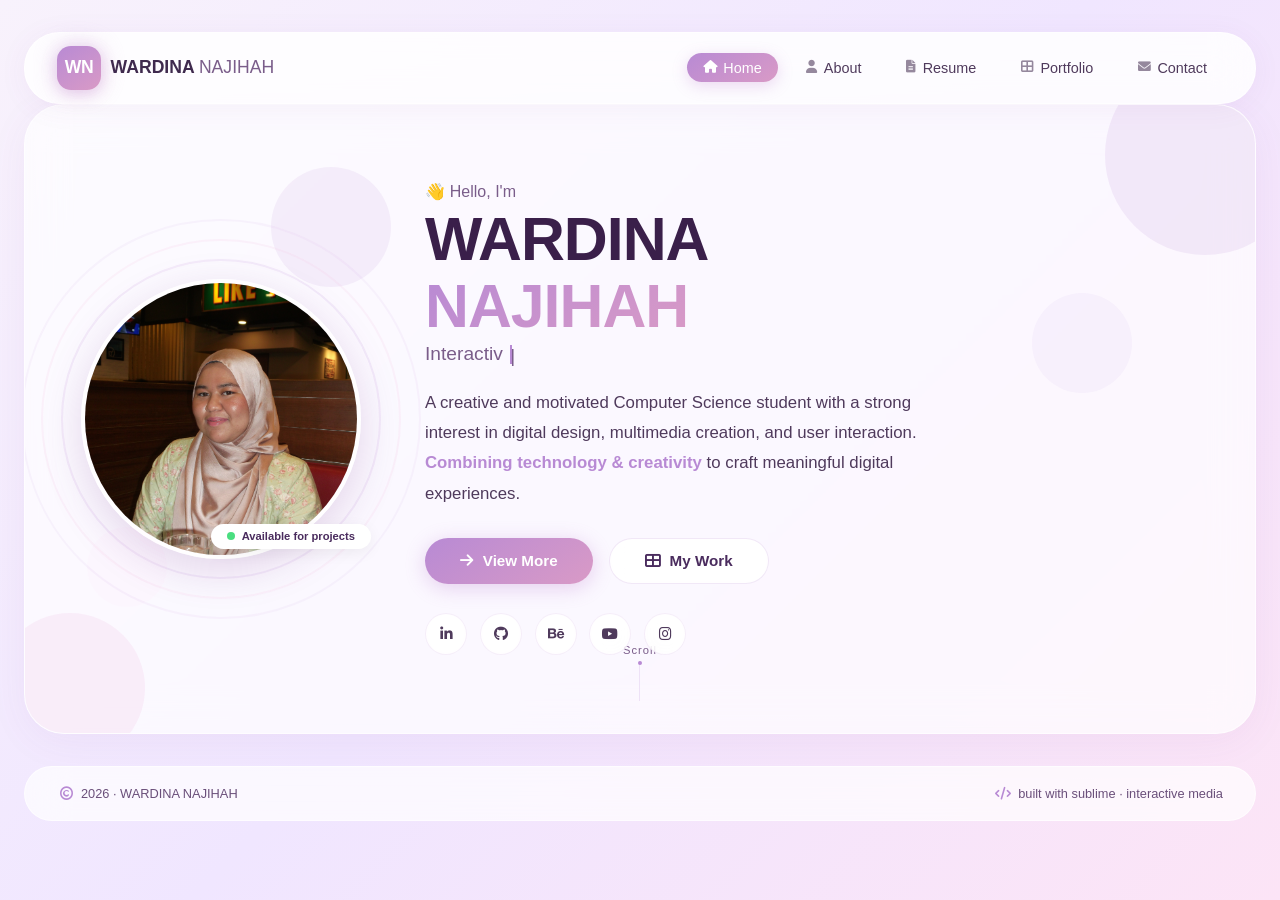
<file: index.html>
<!DOCTYPE html>
<html lang="en">
<head>
  <meta charset="UTF-8" />
  <meta name="viewport" content="width=device-width, initial-scale=1.0" />
  <title>WARDINA NAJIHAH · Home</title>
  <link rel="stylesheet" href="https://cdnjs.cloudflare.com/ajax/libs/font-awesome/6.0.0-beta3/css/all.min.css" />
  <link rel="stylesheet" href="style.css" />
</head>
<body>

<div class="portfolio-wrapper">

  <!-- ===== TOP NAV ===== -->
  <nav class="top-nav">
    <div class="logo-area">
      <div class="logo-icon">
        <span>WN</span>
        <div class="logo-glow"></div>
      </div>
      <div class="logo-text">WARDINA <span>NAJIHAH</span></div>
    </div>
    <div class="nav-links">
      <a href="index.html" class="active"><i class="fas fa-home"></i> Home</a>
      <a href="about.html"><i class="fas fa-user"></i> About</a>
      <a href="resume.html"><i class="fas fa-file-alt"></i> Resume</a>
      <a href="portfolio.html"><i class="fas fa-th-large"></i> Portfolio</a>
      <a href="contact.html"><i class="fas fa-envelope"></i> Contact</a>
    </div>
  </nav>

  <!-- ===== HERO SECTION ===== -->
  <section class="home-hero">
    <!-- Floating decorative elements -->
    <div class="floating-shapes">
      <div class="shape shape-1"></div>
      <div class="shape shape-2"></div>
      <div class="shape shape-3"></div>
      <div class="shape shape-4"></div>
      <div class="shape shape-5"></div>
    </div>

    <div class="hero-content">
      <div class="hero-image-wrapper">
        <div class="hero-image">
          <div class="profile-photo">
            <!-- ✅ FIXED: Use DIRECT image link -->
            <img src="image/DSCF4860.JPG" />
          </div>
        </div>
        <!-- Decorative rings -->
        <div class="ring ring-1"></div>
        <div class="ring ring-2"></div>
        <div class="ring ring-3"></div>
        <!-- Status badge -->
        <div class="status-badge">
          <span class="dot"></span> Available for projects
        </div>
      </div>

      <div class="hero-text">
        <div class="greeting">
          <span class="wave">👋</span> Hello, I'm
        </div>
        <h1>
          WARDINA <br />
          <span class="highlight">NAJIHAH</span>
        </h1>
        <div class="typing-wrapper">
          <span class="typing-text"></span>
          <span class="cursor">|</span>
        </div>
        <p class="hero-description">
          A creative and motivated Computer Science student with a strong interest in 
          digital design, multimedia creation, and user interaction. 
          <span class="highlight-text">Combining technology & creativity</span> 
          to craft meaningful digital experiences.
        </p>
        <div class="hero-buttons">
          <a href="about.html" class="btn-primary">
            <i class="fas fa-arrow-right"></i> View More
            <span class="btn-glow"></span>
          </a>
          <a href="portfolio.html" class="btn-secondary">
            <i class="fas fa-th-large"></i> My Work
          </a>
        </div>
        <div class="social-links">
          <a href="#" class="social-link"><i class="fab fa-linkedin-in"></i></a>
          <a href="#" class="social-link"><i class="fab fa-github"></i></a>
          <a href="#" class="social-link"><i class="fab fa-behance"></i></a>
          <a href="#" class="social-link"><i class="fab fa-youtube"></i></a>
          <a href="#" class="social-link"><i class="fab fa-instagram"></i></a>
        </div>
      </div>
    </div>

    <!-- Scroll indicator -->
    <div class="scroll-indicator">
      <span>Scroll</span>
      <div class="scroll-line">
        <div class="scroll-dot"></div>
      </div>
    </div>
  </section>

  <!-- ===== FOOTER ===== -->
  <footer class="footer-compartment">
    <span><i class="far fa-copyright"></i> 2026 · WARDINA NAJIHAH</span>
    <span><i class="fas fa-code"></i> built with sublime · interactive media</span>
  </footer>

</div>

<script src="script.js"></script>
</body>
</html>
</file>
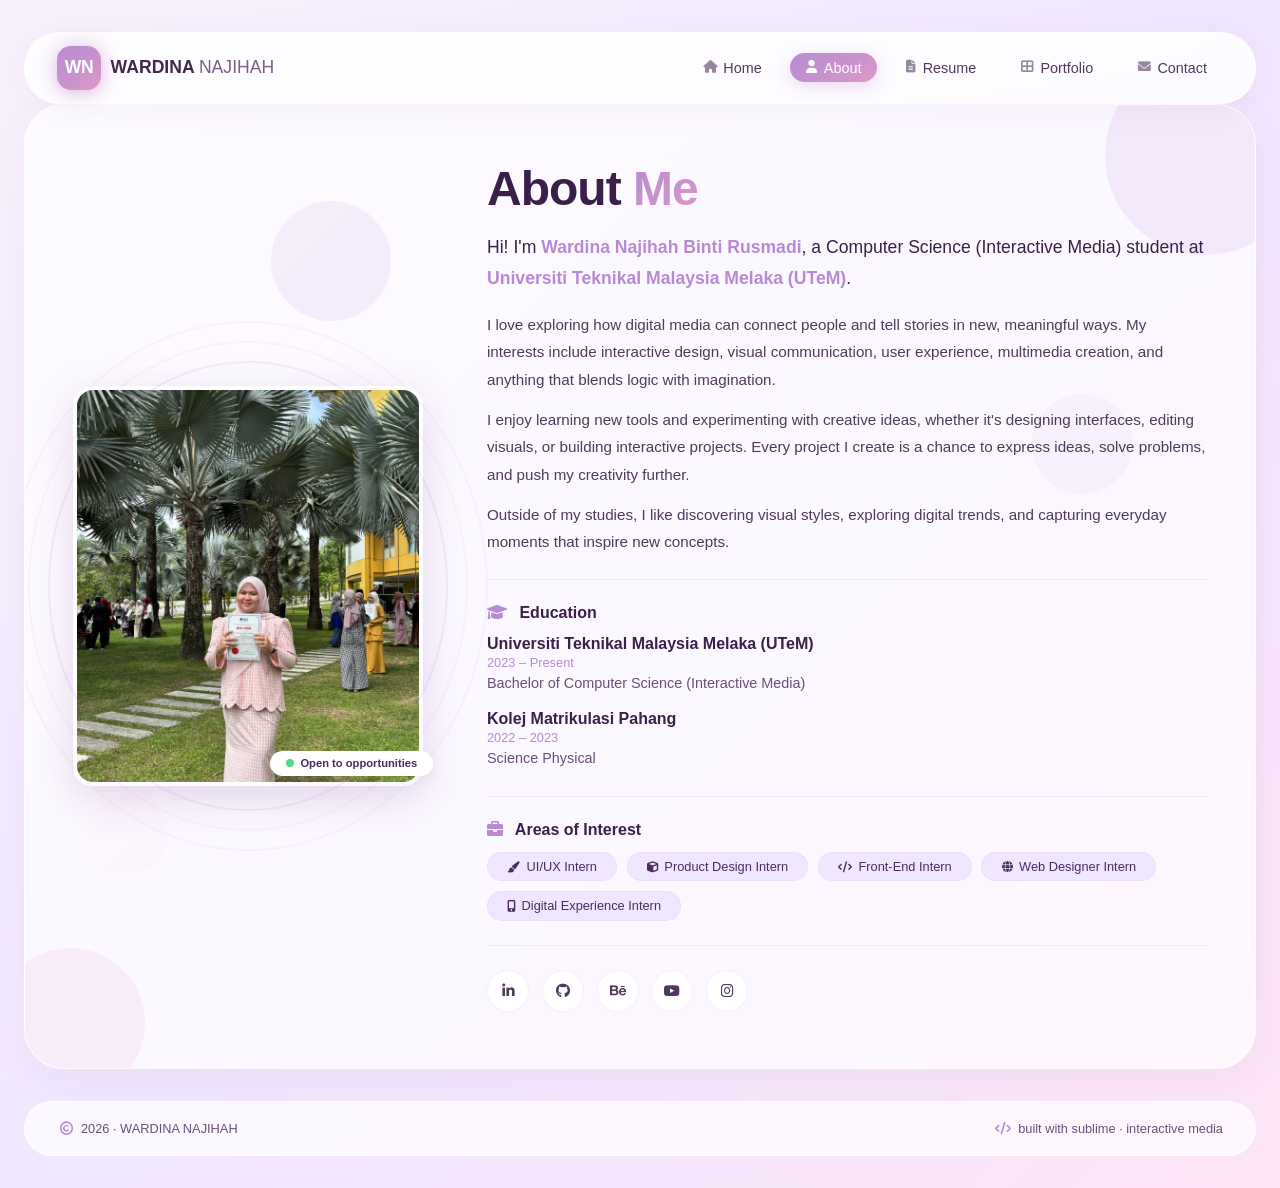
<file: about.html>
<!DOCTYPE html>
<html lang="en">
<head>
  <meta charset="UTF-8" />
  <meta name="viewport" content="width=device-width, initial-scale=1.0" />
  <title>WARDINA NAJIHAH · About</title>
  <link rel="stylesheet" href="https://cdnjs.cloudflare.com/ajax/libs/font-awesome/6.0.0-beta3/css/all.min.css" />
  <link rel="stylesheet" href="style.css" />
</head>
<body>

<div class="portfolio-wrapper">
  <!-- ===== TOP NAV ===== -->
  <nav class="top-nav">
    <div class="logo-area">
      <div class="logo-icon">
        <span>WN</span>
        <div class="logo-glow"></div>
      </div>
      <div class="logo-text">WARDINA <span>NAJIHAH</span></div>
    </div>
    <div class="nav-links">
      <a href="index.html"><i class="fas fa-home"></i> Home</a>
      <a href="about.html" class="active"><i class="fas fa-user"></i> About</a>
      <a href="resume.html"><i class="fas fa-file-alt"></i> Resume</a>
      <a href="portfolio.html"><i class="fas fa-th-large"></i> Portfolio</a>
      <a href="contact.html"><i class="fas fa-envelope"></i> Contact</a>
    </div>
  </nav>

  <!-- ===== ABOUT SECTION ===== -->
  <section class="about-page">
    <!-- Floating decorative elements -->
    <div class="floating-shapes">
      <div class="shape shape-1"></div>
      <div class="shape shape-2"></div>
      <div class="shape shape-3"></div>
      <div class="shape shape-4"></div>
      <div class="shape shape-5"></div>
    </div>

    <div class="about-content">
      <!-- Left: Profile Image (SQUARE) -->
      <div class="about-image-wrapper">
        <div class="about-image">
          <div class="about-photo-square">
            <img src="image/dekan.jpg" />
          </div>
        </div>
        <!-- Decorative rings -->
        <div class="ring ring-1"></div>
        <div class="ring ring-2"></div>
        <div class="ring ring-3"></div>
        <!-- Status badge -->
        <div class="status-badge">
          <span class="dot"></span> Open to opportunities
        </div>
      </div>

      <!-- Right: About Text -->
      <div class="about-text">
        <h1>About <span>Me</span></h1>
        <p class="about-intro">
          Hi! I'm <strong>Wardina Najihah Binti Rusmadi</strong>, a Computer Science (Interactive Media) student at 
          <strong>Universiti Teknikal Malaysia Melaka (UTeM)</strong>.
        </p>
        <p>
          I love exploring how digital media can connect people and tell stories in new, meaningful ways. 
          My interests include interactive design, visual communication, user experience, multimedia creation, 
          and anything that blends logic with imagination.
        </p>
        <p>
          I enjoy learning new tools and experimenting with creative ideas, whether it's designing interfaces, 
          editing visuals, or building interactive projects. Every project I create is a chance to express ideas, 
          solve problems, and push my creativity further.
        </p>
        <p>
          Outside of my studies, I like discovering visual styles, exploring digital trends, and capturing 
          everyday moments that inspire new concepts.
        </p>

        <!-- Education -->
        <div class="about-education">
          <h3><i class="fas fa-graduation-cap"></i> Education</h3>
          <div class="edu-item">
            <span class="edu-school">Universiti Teknikal Malaysia Melaka (UTeM)</span>
            <span class="edu-year">2023 – Present</span>
            <p>Bachelor of Computer Science (Interactive Media)</p>
          </div>
          <div class="edu-item">
            <span class="edu-school">Kolej Matrikulasi Pahang</span>
            <span class="edu-year">2022 – 2023</span>
            <p>Science Physical</p>
          </div>
        </div>

        <!-- Roles / Interests -->
        <div class="about-roles">
          <h3><i class="fas fa-briefcase"></i> Areas of Interest</h3>
          <div class="role-tags">
            <span class="role-tag"><i class="fas fa-paint-brush"></i> UI/UX Intern</span>
            <span class="role-tag"><i class="fas fa-cube"></i> Product Design Intern</span>
            <span class="role-tag"><i class="fas fa-code"></i> Front-End Intern</span>
            <span class="role-tag"><i class="fas fa-globe"></i> Web Designer Intern</span>
            <span class="role-tag"><i class="fas fa-mobile-alt"></i> Digital Experience Intern</span>
          </div>
        </div>

        <!-- Social Links -->
        <div class="social-links about-social">
          <a href="#" class="social-link"><i class="fab fa-linkedin-in"></i></a>
          <a href="#" class="social-link"><i class="fab fa-github"></i></a>
          <a href="#" class="social-link"><i class="fab fa-behance"></i></a>
          <a href="#" class="social-link"><i class="fab fa-youtube"></i></a>
          <a href="#" class="social-link"><i class="fab fa-instagram"></i></a>
        </div>
      </div>
    </div>
  </section>

  <!-- ===== FOOTER ===== -->
  <footer class="footer-compartment">
    <span><i class="far fa-copyright"></i> 2026 · WARDINA NAJIHAH</span>
    <span><i class="fas fa-code"></i> built with sublime · interactive media</span>
  </footer>

</div>

<script src="script.js"></script>
</body>
</html>
</file>
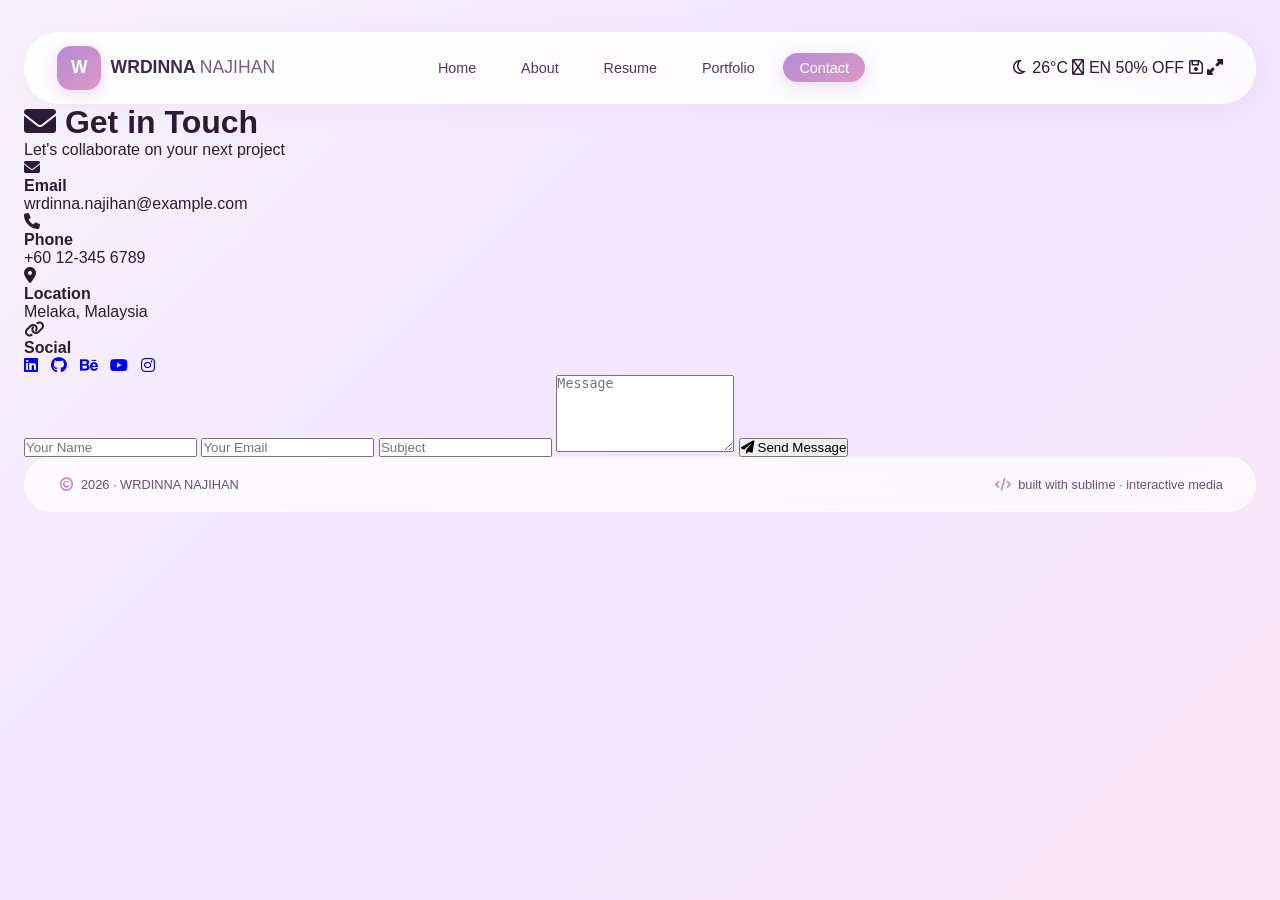
<file: contact.html>
<!DOCTYPE html>
<html lang="en">
<head>
  <meta charset="UTF-8" />
  <meta name="viewport" content="width=device-width, initial-scale=1.0" />
  <title>WRDINNA NAJIHAN · Contact</title>
  <link rel="stylesheet" href="https://cdnjs.cloudflare.com/ajax/libs/font-awesome/6.0.0-beta3/css/all.min.css" />
  <link rel="stylesheet" href="style.css" />
</head>
<body>

<div class="portfolio-wrapper">

  <!-- ===== TOP NAV ===== -->
  <div class="top-nav">
    <div class="logo-area">
      <div class="logo-icon">W</div>
      <div class="logo-text">WRDINNA <span>NAJIHAN</span></div>
    </div>
    <div class="nav-links">
      <a href="index.html">Home</a>
      <a href="about.html">About</a>
      <a href="resume.html">Resume</a>
      <a href="portfolio.html">Portfolio</a>
      <a href="contact.html" class="active">Contact</a>
    </div>
    <div class="nav-actions">
      <span class="badge"><i class="far fa-moon"></i> 26°C</span>
      <span><i class="far fa-globe"></i> EN</span>
      <span class="upgrade-badge">50% OFF</span>
      <span><i class="far fa-save"></i></span>
      <span><i class="fas fa-expand-alt"></i></span>
    </div>
  </div>

  <!-- ===== CONTACT PAGE ===== -->
  <div class="page-content">
    <div class="contact-container">
      <div class="contact-header">
        <h1><i class="fas fa-envelope"></i> Get in Touch</h1>
        <p>Let's collaborate on your next project</p>
      </div>

      <div class="contact-grid">
        <div class="contact-info">
          <div class="contact-item">
            <i class="fas fa-envelope"></i>
            <div>
              <h4>Email</h4>
              <p>wrdinna.najihan@example.com</p>
            </div>
          </div>

          <div class="contact-item">
            <i class="fas fa-phone"></i>
            <div>
              <h4>Phone</h4>
              <p>+60 12-345 6789</p>
            </div>
          </div>

          <div class="contact-item">
            <i class="fas fa-map-marker-alt"></i>
            <div>
              <h4>Location</h4>
              <p>Melaka, Malaysia</p>
            </div>
          </div>

          <div class="contact-item">
            <i class="fas fa-link"></i>
            <div>
              <h4>Social</h4>
              <div class="social-links">
                <a href="#"><i class="fab fa-linkedin"></i></a>
                <a href="#"><i class="fab fa-github"></i></a>
                <a href="#"><i class="fab fa-behance"></i></a>
                <a href="#"><i class="fab fa-youtube"></i></a>
                <a href="#"><i class="fab fa-instagram"></i></a>
              </div>
            </div>
          </div>
        </div>

        <div class="contact-form">
          <form>
            <input type="text" placeholder="Your Name" required />
            <input type="email" placeholder="Your Email" required />
            <input type="text" placeholder="Subject" />
            <textarea rows="5" placeholder="Message"></textarea>
            <button type="submit"><i class="fas fa-paper-plane"></i> Send Message</button>
          </form>
        </div>
      </div>
    </div>
  </div>

  <!-- ===== FOOTER ===== -->
  <div class="footer-compartment">
    <span><i class="far fa-copyright"></i> 2026 · WRDINNA NAJIHAN</span>
    <span><i class="fas fa-code"></i> built with sublime · interactive media</span>
  </div>

</div>

<script src="script.js"></script>
</body>
</html>
</file>
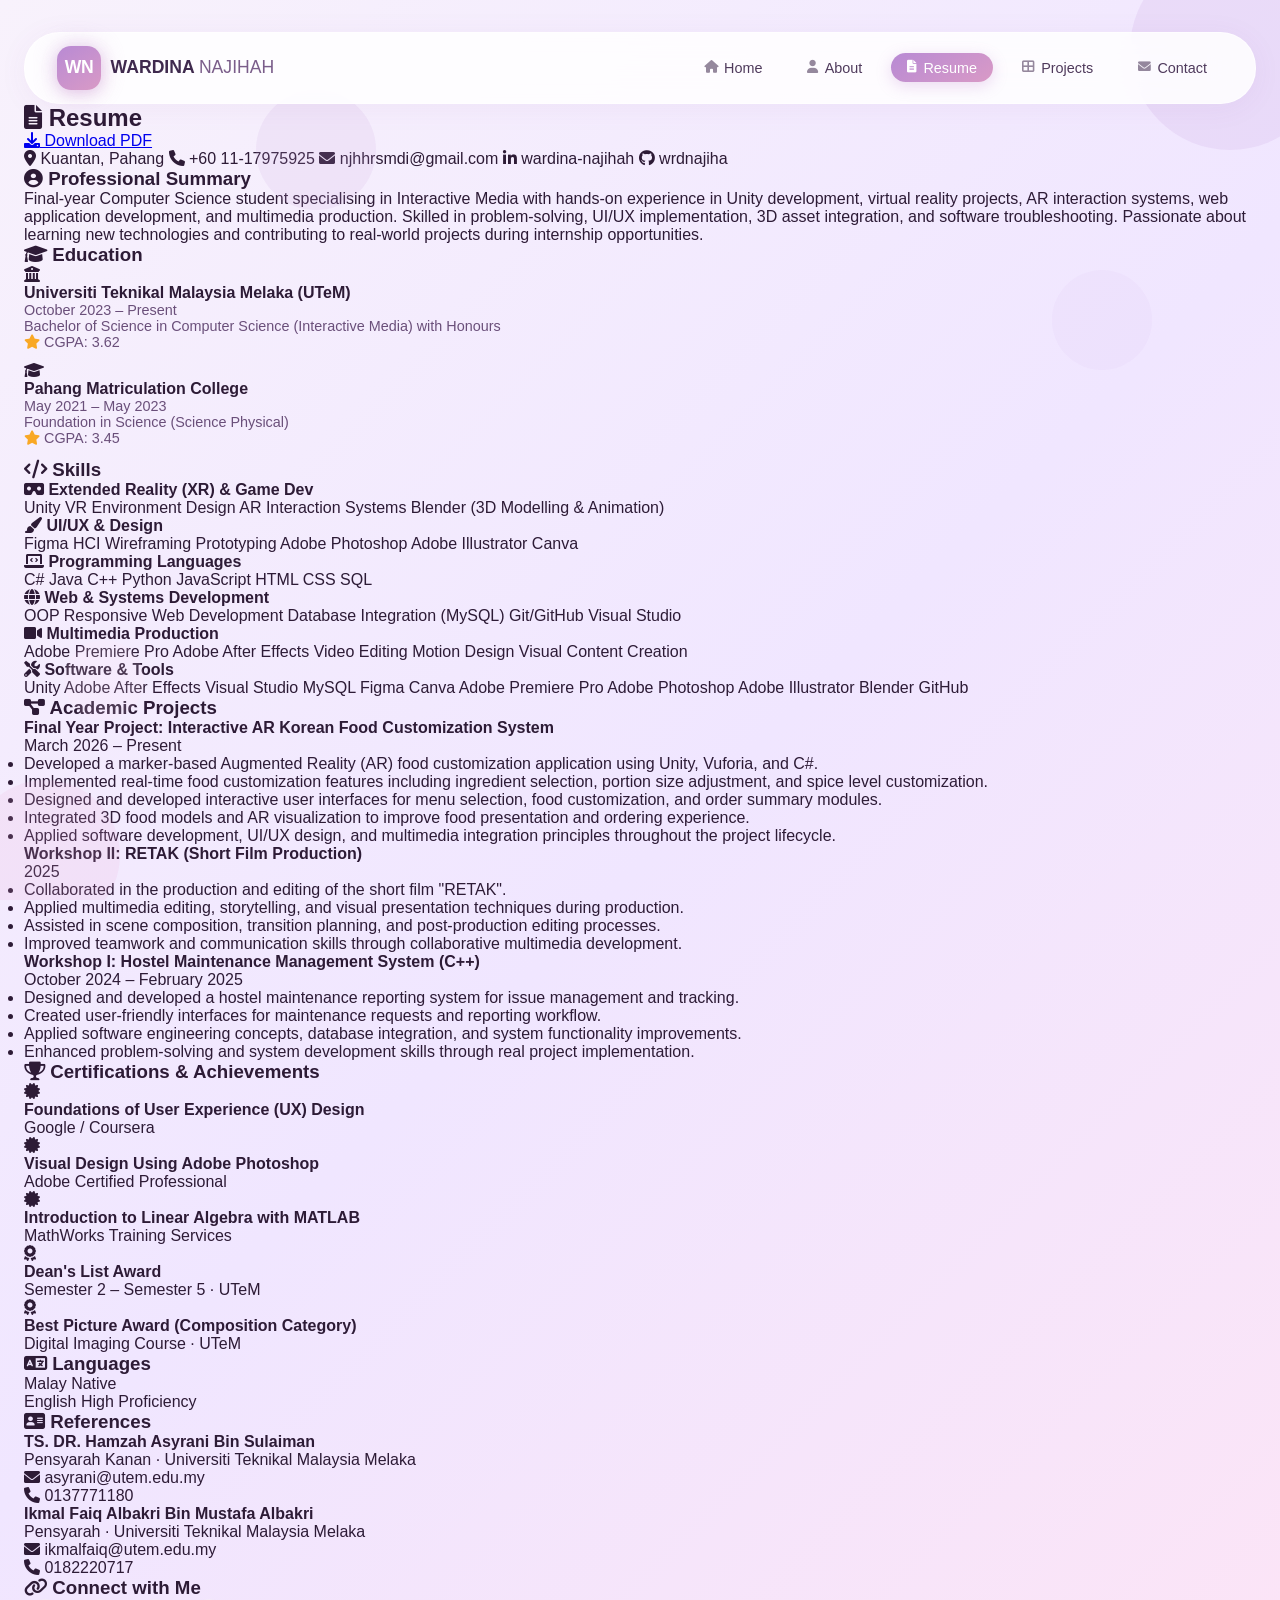
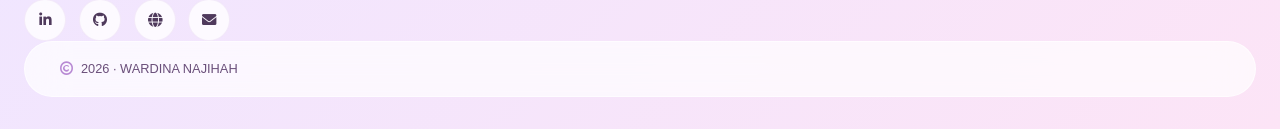
<file: resume.html>
<!DOCTYPE html>
<html lang="en">
<head>
  <meta charset="UTF-8" />
  <meta name="viewport" content="width=device-width, initial-scale=1.0" />
  <title>WARDINA NAJIHAH · Resume</title>
  <link rel="stylesheet" href="https://cdnjs.cloudflare.com/ajax/libs/font-awesome/6.0.0-beta3/css/all.min.css" />
  <link rel="stylesheet" href="style.css" />
</head>
<body>

<div class="portfolio-wrapper">

  <!-- ===== TOP NAV ===== -->
  <nav class="top-nav">
    <div class="logo-area">
      <div class="logo-icon">
        <span>WN</span>
        <div class="logo-glow"></div>
      </div>
      <div class="logo-text">WARDINA <span>NAJIHAH</span></div>
    </div>
    <div class="nav-links">
      <a href="index.html"><i class="fas fa-home"></i> Home</a>
      <a href="about.html"><i class="fas fa-user"></i> About</a>
      <a href="resume.html" class="active"><i class="fas fa-file-alt"></i> Resume</a>
      <a href="portfolio.html"><i class="fas fa-th-large"></i> Projects</a>
      <a href="contact.html"><i class="fas fa-envelope"></i> Contact</a>
    </div>
  </nav>

  <!-- ===== RESUME PAGE ===== -->
  <section class="resume-page">
    <div class="floating-shapes">
      <div class="shape shape-1"></div>
      <div class="shape shape-2"></div>
      <div class="shape shape-3"></div>
      <div class="shape shape-4"></div>
      <div class="shape shape-5"></div>
    </div>

    <div class="resume-content">

      <!-- ===== RESUME HEADER ===== -->
      <div class="resume-header">
        <h1><i class="fas fa-file-alt"></i> Resume</h1>
        <div class="resume-actions">
          <a href="#" class="btn-download"><i class="fas fa-download"></i> Download PDF</a>
        </div>
      </div>

      <!-- ===== CONTACT INFO BAR ===== -->
      <div class="contact-bar">
        <span><i class="fas fa-map-marker-alt"></i> Kuantan, Pahang</span>
        <span><i class="fas fa-phone"></i> +60 11-17975925</span>
        <span><i class="fas fa-envelope"></i> njhhrsmdi@gmail.com</span>
        <span><i class="fab fa-linkedin-in"></i> wardina-najihah</span>
        <span><i class="fab fa-github"></i> wrdnajiha</span>
      </div>

      <!-- ===== PROFESSIONAL SUMMARY ===== -->
      <div class="resume-section">
        <h3><i class="fas fa-user-circle"></i> Professional Summary</h3>
        <p class="summary-text">Final-year Computer Science student specialising in Interactive Media with hands-on experience in Unity development, virtual reality projects, AR interaction systems, web application development, and multimedia production. Skilled in problem-solving, UI/UX implementation, 3D asset integration, and software troubleshooting. Passionate about learning new technologies and contributing to real-world projects during internship opportunities.</p>
      </div>

      <!-- ===== EDUCATION ===== -->
      <div class="resume-section">
        <h3><i class="fas fa-graduation-cap"></i> Education</h3>
        <div class="edu-grid">
          <div class="edu-item">
            <div class="edu-logo">
              <i class="fas fa-university"></i>
            </div>
            <div class="edu-info">
              <h4>Universiti Teknikal Malaysia Melaka (UTeM)</h4>
              <p class="meta">October 2023 – Present</p>
              <p>Bachelor of Science in Computer Science (Interactive Media) with Honours</p>
              <p class="desc"><i class="fas fa-star" style="color:#f9a825;"></i> CGPA: 3.62</p>
            </div>
          </div>
          <div class="edu-item">
            <div class="edu-logo">
              <i class="fas fa-graduation-cap"></i>
            </div>
            <div class="edu-info">
              <h4>Pahang Matriculation College</h4>
              <p class="meta">May 2021 – May 2023</p>
              <p>Foundation in Science (Science Physical)</p>
              <p class="desc"><i class="fas fa-star" style="color:#f9a825;"></i> CGPA: 3.45</p>
            </div>
          </div>
        </div>
      </div>

      <!-- ===== SKILLS ===== -->
      <div class="resume-section">
        <h3><i class="fas fa-code"></i> Skills</h3>
        <div class="skills-grid">
          <div class="skill-category">
            <h4><i class="fas fa-vr-cardboard"></i> Extended Reality (XR) & Game Dev</h4>
            <div class="skill-tags">
              <span>Unity</span>
              <span>VR Environment Design</span>
              <span>AR Interaction Systems</span>
              <span>Blender (3D Modelling & Animation)</span>
            </div>
          </div>
          <div class="skill-category">
            <h4><i class="fas fa-paint-brush"></i> UI/UX & Design</h4>
            <div class="skill-tags">
              <span>Figma</span>
              <span>HCI</span>
              <span>Wireframing</span>
              <span>Prototyping</span>
              <span>Adobe Photoshop</span>
              <span>Adobe Illustrator</span>
              <span>Canva</span>
            </div>
          </div>
          <div class="skill-category">
            <h4><i class="fas fa-laptop-code"></i> Programming Languages</h4>
            <div class="skill-tags">
              <span>C#</span>
              <span>Java</span>
              <span>C++</span>
              <span>Python</span>
              <span>JavaScript</span>
              <span>HTML</span>
              <span>CSS</span>
              <span>SQL</span>
            </div>
          </div>
          <div class="skill-category">
            <h4><i class="fas fa-globe"></i> Web & Systems Development</h4>
            <div class="skill-tags">
              <span>OOP</span>
              <span>Responsive Web Development</span>
              <span>Database Integration (MySQL)</span>
              <span>Git/GitHub</span>
              <span>Visual Studio</span>
            </div>
          </div>
          <div class="skill-category">
            <h4><i class="fas fa-video"></i> Multimedia Production</h4>
            <div class="skill-tags">
              <span>Adobe Premiere Pro</span>
              <span>Adobe After Effects</span>
              <span>Video Editing</span>
              <span>Motion Design</span>
              <span>Visual Content Creation</span>
            </div>
          </div>
          <div class="skill-category">
            <h4><i class="fas fa-tools"></i> Software & Tools</h4>
            <div class="skill-tags">
              <span>Unity</span>
              <span>Adobe After Effects</span>
              <span>Visual Studio</span>
              <span>MySQL</span>
              <span>Figma</span>
              <span>Canva</span>
              <span>Adobe Premiere Pro</span>
              <span>Adobe Photoshop</span>
              <span>Adobe Illustrator</span>
              <span>Blender</span>
              <span>GitHub</span>
            </div>
          </div>
        </div>
      </div>

      <!-- ===== ACADEMIC PROJECTS ===== -->
      <div class="resume-section">
        <h3><i class="fas fa-project-diagram"></i> Academic Projects</h3>

        <div class="project-item">
          <h4>Final Year Project: Interactive AR Korean Food Customization System</h4>
          <p class="meta">March 2026 – Present</p>
          <ul>
            <li>Developed a marker-based Augmented Reality (AR) food customization application using Unity, Vuforia, and C#.</li>
            <li>Implemented real-time food customization features including ingredient selection, portion size adjustment, and spice level customization.</li>
            <li>Designed and developed interactive user interfaces for menu selection, food customization, and order summary modules.</li>
            <li>Integrated 3D food models and AR visualization to improve food presentation and ordering experience.</li>
            <li>Applied software development, UI/UX design, and multimedia integration principles throughout the project lifecycle.</li>
          </ul>
        </div>

        <div class="project-item">
          <h4>Workshop II: RETAK (Short Film Production)</h4>
          <p class="meta">2025</p>
          <ul>
            <li>Collaborated in the production and editing of the short film "RETAK".</li>
            <li>Applied multimedia editing, storytelling, and visual presentation techniques during production.</li>
            <li>Assisted in scene composition, transition planning, and post-production editing processes.</li>
            <li>Improved teamwork and communication skills through collaborative multimedia development.</li>
          </ul>
        </div>

        <div class="project-item">
          <h4>Workshop I: Hostel Maintenance Management System (C++)</h4>
          <p class="meta">October 2024 – February 2025</p>
          <ul>
            <li>Designed and developed a hostel maintenance reporting system for issue management and tracking.</li>
            <li>Created user-friendly interfaces for maintenance requests and reporting workflow.</li>
            <li>Applied software engineering concepts, database integration, and system functionality improvements.</li>
            <li>Enhanced problem-solving and system development skills through real project implementation.</li>
          </ul>
        </div>
      </div>

      <!-- ===== CERTIFICATIONS & ACHIEVEMENTS ===== -->
      <div class="resume-section">
        <h3><i class="fas fa-trophy"></i> Certifications & Achievements</h3>
        <div class="achievement-grid">
          <div class="achievement-item">
            <i class="fas fa-certificate"></i>
            <div>
              <h4>Foundations of User Experience (UX) Design</h4>
              <p class="meta">Google / Coursera</p>
            </div>
          </div>
          <div class="achievement-item">
            <i class="fas fa-certificate"></i>
            <div>
              <h4>Visual Design Using Adobe Photoshop</h4>
              <p class="meta">Adobe Certified Professional</p>
            </div>
          </div>
          <div class="achievement-item">
            <i class="fas fa-certificate"></i>
            <div>
              <h4>Introduction to Linear Algebra with MATLAB</h4>
              <p class="meta">MathWorks Training Services</p>
            </div>
          </div>
          <div class="achievement-item">
            <i class="fas fa-award"></i>
            <div>
              <h4>Dean's List Award</h4>
              <p class="meta">Semester 2 – Semester 5 · UTeM</p>
            </div>
          </div>
          <div class="achievement-item">
            <i class="fas fa-award"></i>
            <div>
              <h4>Best Picture Award (Composition Category)</h4>
              <p class="meta">Digital Imaging Course · UTeM</p>
            </div>
          </div>
        </div>
      </div>

      <!-- ===== LANGUAGES ===== -->
      <div class="resume-section">
        <h3><i class="fas fa-language"></i> Languages</h3>
        <div class="language-grid">
          <div class="language-item">
            <span class="lang-name">Malay</span>
            <span class="lang-level">Native</span>
          </div>
          <div class="language-item">
            <span class="lang-name">English</span>
            <span class="lang-level">High Proficiency</span>
          </div>
        </div>
      </div>

      <!-- ===== REFERENCES ===== -->
      <div class="resume-section">
        <h3><i class="fas fa-address-card"></i> References</h3>
        <div class="reference-grid">
          <div class="reference-item">
            <h4>TS. DR. Hamzah Asyrani Bin Sulaiman</h4>
            <p class="meta">Pensyarah Kanan · Universiti Teknikal Malaysia Melaka</p>
            <p><i class="fas fa-envelope"></i> asyrani@utem.edu.my</p>
            <p><i class="fas fa-phone"></i> 0137771180</p>
          </div>
          <div class="reference-item">
            <h4>Ikmal Faiq Albakri Bin Mustafa Albakri</h4>
            <p class="meta">Pensyarah · Universiti Teknikal Malaysia Melaka</p>
            <p><i class="fas fa-envelope"></i> ikmalfaiq@utem.edu.my</p>
            <p><i class="fas fa-phone"></i> 0182220717</p>
          </div>
        </div>
      </div>

      <!-- ===== SOCIAL LINKS (Bottom) ===== -->
      <div class="resume-social">
        <h3><i class="fas fa-link"></i> Connect with Me</h3>
        <div class="social-links">
          <a href="https://www.linkedin.com/in/wardina-najihah" target="_blank" class="social-link linkedin"><i class="fab fa-linkedin-in"></i></a>
          <a href="http://github.com/wrdnajiha" target="_blank" class="social-link github"><i class="fab fa-github"></i></a>
          <a href="https://wrdnajiha.github.io/PORTFOLIO/" target="_blank" class="social-link portfolio"><i class="fas fa-globe"></i></a>
          <a href="mailto:njhhrsmdi@gmail.com" target="_blank" class="social-link email"><i class="fas fa-envelope"></i></a>
        </div>
      </div>

    </div>
  </section>

  <!-- ===== FOOTER ===== -->
  <footer class="footer-compartment">
    <span><i class="far fa-copyright"></i> 2026 · WARDINA NAJIHAH</span>
  </footer>

</div>

<script src="script.js"></script>
</body>
</html>
</file>
<file: style.css>
/* ===== RESET & BASE ===== */
* {
  margin: 0;
  padding: 0;
  box-sizing: border-box;
}

body {
  background: linear-gradient(135deg, #f8f2fc 0%, #f0e6ff 50%, #fce4f6 100%);
  font-family: 'Inter', -apple-system, BlinkMacSystemFont, 'Segoe UI', Roboto, sans-serif;
  color: #2d1b36;
  padding: 2rem 1.5rem;
  display: flex;
  justify-content: center;
  min-height: 100vh;
  overflow-x: hidden;
}

.portfolio-wrapper {
  max-width: 1360px;
  width: 100%;
}

/* ===== PURPLE-PINK SOFT THEME ===== */
:root {
  --soft-pink: #fce4f6;
  --soft-purple: #f0e6ff;
  --purple-light: #d9c4f0;
  --purple-mid: #b892d4;
  --pink-mid: #e8aad6;
  --deep-purple: #4a2c5e;
  --text-dark: #2d1b36;
  --text-soft: #4f3a5c;
  --card-bg: #fffffffa;
  --shadow: 0 8px 28px rgba(130, 70, 150, 0.08);
  --gradient-primary: linear-gradient(145deg, #b88ad4, #d99ac6);
  --gradient-secondary: linear-gradient(145deg, #c9a0df, #e8aad6);
}

/* ===== TOP NAV ===== */
.top-nav {
  background: rgba(255, 255, 255, 0.85);
  backdrop-filter: blur(20px);
  -webkit-backdrop-filter: blur(20px);
  border-radius: 2.2rem;
  padding: 0.8rem 2rem;
  display: flex;
  justify-content: space-between;
  align-items: center;
  flex-wrap: wrap;
  gap: 0.8rem 1.5rem;
  box-shadow: 0 4px 30px rgba(130, 70, 150, 0.06);
  border: 1px solid rgba(255, 255, 255, 0.6);
  position: relative;
  z-index: 100;
  animation: slideDown 0.6s ease-out;
}

@keyframes slideDown {
  from {
    opacity: 0;
    transform: translateY(-30px);
  }
  to {
    opacity: 1;
    transform: translateY(0);
  }
}

.logo-area {
  display: flex;
  align-items: center;
  gap: 0.6rem;
}

.logo-icon {
  background: var(--gradient-primary);
  color: white;
  width: 44px;
  height: 44px;
  border-radius: 14px;
  display: flex;
  align-items: center;
  justify-content: center;
  font-weight: 700;
  font-size: 1.1rem;
  letter-spacing: -0.5px;
  box-shadow: 0 4px 15px rgba(180, 110, 200, 0.25);
  position: relative;
  transition: transform 0.3s ease;
}

.logo-icon:hover {
  transform: scale(1.05) rotate(-3deg);
}

.logo-glow {
  position: absolute;
  width: 100%;
  height: 100%;
  border-radius: 14px;
  background: var(--gradient-primary);
  filter: blur(12px);
  opacity: 0.4;
  z-index: -1;
  animation: pulseGlow 2s ease-in-out infinite;
}

@keyframes pulseGlow {
  0%, 100% { opacity: 0.3; transform: scale(1); }
  50% { opacity: 0.6; transform: scale(1.1); }
}

.logo-text {
  font-weight: 700;
  font-size: 1.1rem;
  color: #3f2a4e;
}
.logo-text span {
  font-weight: 300;
  color: #7a5d8a;
}

.nav-links {
  display: flex;
  gap: 0.8rem;
  font-weight: 500;
  font-size: 0.9rem;
  flex-wrap: wrap;
}

.nav-links a {
  text-decoration: none;
  color: #4f3a5c;
  padding: 0.4rem 1rem;
  border-radius: 60px;
  transition: all 0.3s ease;
  display: flex;
  align-items: center;
  gap: 0.4rem;
  position: relative;
}

.nav-links a i {
  font-size: 0.8rem;
  opacity: 0.6;
}

.nav-links a:hover {
  background: var(--soft-purple);
  color: #3a1f4a;
  transform: translateY(-2px);
}

.nav-links a.active {
  background: var(--gradient-primary);
  color: white;
  box-shadow: 0 4px 15px rgba(180, 110, 200, 0.25);
}

.nav-links a.active i {
  opacity: 1;
  color: white;
}

/* ===== HOME HERO ===== */
.home-hero {
  background: rgba(255, 255, 255, 0.7);
  backdrop-filter: blur(20px);
  -webkit-backdrop-filter: blur(20px);
  border-radius: 2.5rem;
  padding: 4rem 3.5rem;
  box-shadow: 0 8px 40px rgba(130, 70, 150, 0.06);
  margin-bottom: 2rem;
  border: 1px solid rgba(255, 255, 255, 0.6);
  position: relative;
  overflow: hidden;
  min-height: 70vh;
  display: flex;
  align-items: center;
  animation: fadeInUp 0.8s ease-out 0.2s both;
}

@keyframes fadeInUp {
  from {
    opacity: 0;
    transform: translateY(40px);
  }
  to {
    opacity: 1;
    transform: translateY(0);
  }
}

/* Floating Shapes */
.floating-shapes {
  position: absolute;
  width: 100%;
  height: 100%;
  top: 0;
  left: 0;
  pointer-events: none;
  overflow: hidden;
}

.shape {
  position: absolute;
  border-radius: 50%;
  opacity: 0.15;
  animation: floatShape 20s ease-in-out infinite;
}

.shape-1 {
  width: 200px;
  height: 200px;
  background: #b88ad4;
  top: -50px;
  right: -50px;
  animation-delay: 0s;
}

.shape-2 {
  width: 150px;
  height: 150px;
  background: #e8aad6;
  bottom: -30px;
  left: -30px;
  animation-delay: -5s;
}

.shape-3 {
  width: 100px;
  height: 100px;
  background: #d9c4f0;
  top: 30%;
  right: 10%;
  animation-delay: -10s;
}

.shape-4 {
  width: 80px;
  height: 80px;
  background: #fce4f6;
  bottom: 20%;
  left: 5%;
  animation-delay: -15s;
}

.shape-5 {
  width: 120px;
  height: 120px;
  background: #c9a0df;
  top: 10%;
  left: 20%;
  animation-delay: -7s;
}

@keyframes floatShape {
  0%, 100% { transform: translate(0, 0) scale(1); }
  25% { transform: translate(20px, -30px) scale(1.05); }
  50% { transform: translate(-10px, 20px) scale(0.95); }
  75% { transform: translate(15px, -10px) scale(1.02); }
}

.hero-content {
  display: flex;
  align-items: center;
  gap: 4rem;
  flex-wrap: wrap;
  width: 100%;
  justify-content: center;
  position: relative;
  z-index: 2;
}

/* Hero Image */
.hero-image-wrapper {
  position: relative;
  flex: 0 0 280px;
}

.hero-image {
  position: relative;
}

.profile-photo {
  width: 280px;
  height: 280px;
  border-radius: 50%;
  overflow: hidden;
  box-shadow: 0 12px 40px rgba(130, 70, 150, 0.2);
  border: 4px solid rgba(255, 255, 255, 0.8);
  position: relative;
  transition: all 0.5s ease;
}

.profile-photo:hover {
  transform: scale(1.02);
  box-shadow: 0 20px 60px rgba(130, 70, 150, 0.3);
}

.profile-photo img {
  width: 100%;
  height: 100%;
  object-fit: cover;
  display: block;
}

/* Decorative Rings */
.ring {
  position: absolute;
  border-radius: 50%;
  border: 2px solid rgba(184, 138, 212, 0.2);
  animation: spinRing 30s linear infinite;
}

.ring-1 {
  width: 320px;
  height: 320px;
  top: -20px;
  left: -20px;
  animation-duration: 20s;
  border-color: rgba(184, 138, 212, 0.15);
}

.ring-2 {
  width: 360px;
  height: 360px;
  top: -40px;
  left: -40px;
  animation-duration: 25s;
  animation-direction: reverse;
  border-color: rgba(232, 170, 214, 0.12);
}

.ring-3 {
  width: 400px;
  height: 400px;
  top: -60px;
  left: -60px;
  animation-duration: 30s;
  border-color: rgba(184, 138, 212, 0.08);
}

@keyframes spinRing {
  from { transform: rotate(0deg); }
  to { transform: rotate(360deg); }
}

/* Status Badge */
.status-badge {
  position: absolute;
  bottom: 10px;
  right: -10px;
  background: white;
  padding: 0.4rem 1rem;
  border-radius: 60px;
  font-size: 0.7rem;
  font-weight: 600;
  color: #4a2c5e;
  box-shadow: 0 4px 15px rgba(0, 0, 0, 0.06);
  display: flex;
  align-items: center;
  gap: 0.4rem;
  animation: bounceIn 1s ease-out 1s both;
}

@keyframes bounceIn {
  0% { opacity: 0; transform: scale(0.5); }
  60% { opacity: 1; transform: scale(1.1); }
  100% { transform: scale(1); }
}

.status-badge .dot {
  display: inline-block;
  width: 8px;
  height: 8px;
  border-radius: 50%;
  background: #4ade80;
  animation: pulseDot 2s ease-in-out infinite;
}

@keyframes pulseDot {
  0%, 100% { opacity: 1; transform: scale(1); }
  50% { opacity: 0.5; transform: scale(0.7); }
}

/* Hero Text */
.hero-text {
  flex: 1;
  min-width: 300px;
}

.greeting {
  font-size: 1rem;
  color: #7a5d8a;
  font-weight: 500;
  margin-bottom: 0.3rem;
  display: flex;
  align-items: center;
  gap: 0.3rem;
}

.wave {
  display: inline-block;
  animation: wave 2s ease-in-out infinite;
}

@keyframes wave {
  0%, 100% { transform: rotate(0deg); }
  25% { transform: rotate(20deg); }
  50% { transform: rotate(0deg); }
  75% { transform: rotate(-10deg); }
}

.hero-text h1 {
  font-size: 3.8rem;
  font-weight: 700;
  color: #3a1f4a;
  letter-spacing: -1px;
  line-height: 1.1;
  margin-bottom: 0.2rem;
}

.hero-text h1 .highlight {
  background: var(--gradient-primary);
  -webkit-background-clip: text;
  -webkit-text-fill-color: transparent;
  background-clip: text;
}

/* Typing Effect */
.typing-wrapper {
  font-size: 1.2rem;
  font-weight: 500;
  color: #7a5d8a;
  margin-bottom: 0.8rem;
  min-height: 2rem;
}

.typing-text {
  display: inline;
}

.cursor {
  display: inline-block;
  width: 2px;
  height: 1.2rem;
  background: #b88ad4;
  margin-left: 2px;
  animation: blink 1s step-end infinite;
  vertical-align: text-bottom;
}

@keyframes blink {
  0%, 100% { opacity: 1; }
  50% { opacity: 0; }
}

.hero-description {
  color: #4f3a5c;
  line-height: 1.8;
  font-size: 1.05rem;
  max-width: 520px;
  margin-bottom: 1.8rem;
}

.highlight-text {
  color: #b88ad4;
  font-weight: 600;
}

/* Hero Buttons */
.hero-buttons {
  display: flex;
  gap: 1rem;
  flex-wrap: wrap;
  margin-bottom: 1.8rem;
}

.btn-primary {
  display: inline-flex;
  align-items: center;
  gap: 0.6rem;
  background: var(--gradient-primary);
  color: white;
  padding: 0.85rem 2.2rem;
  border-radius: 60px;
  text-decoration: none;
  font-weight: 600;
  font-size: 0.95rem;
  transition: all 0.3s ease;
  box-shadow: 0 4px 20px rgba(180, 110, 200, 0.3);
  position: relative;
  overflow: hidden;
}

.btn-primary .btn-glow {
  position: absolute;
  width: 100%;
  height: 100%;
  top: 0;
  left: 0;
  background: linear-gradient(90deg, transparent, rgba(255, 255, 255, 0.2), transparent);
  transform: translateX(-100%);
  transition: transform 0.6s ease;
}

.btn-primary:hover .btn-glow {
  transform: translateX(100%);
}

.btn-primary:hover {
  transform: translateY(-3px);
  box-shadow: 0 8px 35px rgba(180, 110, 200, 0.4);
}

.btn-primary:hover i {
  transform: translateX(5px);
}

.btn-primary i {
  transition: transform 0.3s ease;
}

.btn-secondary {
  display: inline-flex;
  align-items: center;
  gap: 0.6rem;
  background: rgba(255, 255, 255, 0.8);
  backdrop-filter: blur(10px);
  color: #4a2c5e;
  padding: 0.85rem 2.2rem;
  border-radius: 60px;
  text-decoration: none;
  font-weight: 600;
  font-size: 0.95rem;
  border: 1px solid rgba(184, 138, 212, 0.2);
  transition: all 0.3s ease;
}

.btn-secondary:hover {
  background: white;
  border-color: #b88ad4;
  transform: translateY(-3px);
  box-shadow: 0 8px 25px rgba(130, 70, 150, 0.1);
}

/* Social Links */
.social-links {
  display: flex;
  gap: 0.8rem;
  flex-wrap: wrap;
}

.social-link {
  width: 42px;
  height: 42px;
  border-radius: 50%;
  background: rgba(255, 255, 255, 0.8);
  backdrop-filter: blur(10px);
  border: 1px solid rgba(184, 138, 212, 0.15);
  display: flex;
  align-items: center;
  justify-content: center;
  color: #4f3a5c;
  text-decoration: none;
  transition: all 0.3s ease;
  font-size: 0.9rem;
}

.social-link:hover {
  background: var(--gradient-primary);
  color: white;
  transform: translateY(-3px) scale(1.05);
  box-shadow: 0 8px 25px rgba(180, 110, 200, 0.25);
}

/* Scroll Indicator */
.scroll-indicator {
  position: absolute;
  bottom: 2rem;
  left: 50%;
  transform: translateX(-50%);
  display: flex;
  flex-direction: column;
  align-items: center;
  gap: 0.3rem;
  color: #7a5d8a;
  font-size: 0.7rem;
  font-weight: 500;
  letter-spacing: 1px;
  animation: bounceScroll 2s ease-in-out infinite;
}

.scroll-line {
  width: 1px;
  height: 40px;
  background: rgba(184, 138, 212, 0.2);
  position: relative;
}

.scroll-dot {
  width: 4px;
  height: 4px;
  border-radius: 50%;
  background: #b88ad4;
  position: absolute;
  top: 0;
  left: 50%;
  transform: translateX(-50%);
  animation: scrollDot 2s ease-in-out infinite;
}

@keyframes scrollDot {
  0% { top: 0; opacity: 1; }
  100% { top: 100%; opacity: 0; }
}

@keyframes bounceScroll {
  0%, 100% { transform: translateX(-50%) translateY(0); }
  50% { transform: translateX(-50%) translateY(-5px); }
}

/* ===== FOOTER ===== */
.footer-compartment {
  background: rgba(255, 255, 255, 0.7);
  backdrop-filter: blur(20px);
  -webkit-backdrop-filter: blur(20px);
  border-radius: 1.8rem;
  padding: 1.2rem 2rem;
  display: flex;
  justify-content: space-between;
  align-items: center;
  flex-wrap: wrap;
  font-size: 0.8rem;
  color: #6a4f7a;
  border: 1px solid rgba(255, 255, 255, 0.6);
  animation: fadeInUp 0.8s ease-out 1.4s both;
}

.footer-compartment i {
  margin: 0 0.2rem;
  color: #b88ad4;
}

/* ===== RESPONSIVE ===== */
@media (max-width: 820px) {
  .top-nav {
    flex-direction: column;
    align-items: stretch;
    padding: 1rem 1.5rem;
  }
  .nav-links {
    justify-content: center;
  }
  .hero-content {
    flex-direction: column;
    text-align: center;
    gap: 2rem;
  }
  .hero-image-wrapper {
    flex: 0 0 auto;
  }
  .profile-photo {
    width: 200px;
    height: 200px;
  }
  .ring-1 { width: 240px; height: 240px; top: -20px; left: -20px; }
  .ring-2 { width: 280px; height: 280px; top: -40px; left: -40px; }
  .ring-3 { width: 320px; height: 320px; top: -60px; left: -60px; }
  .hero-text h1 {
    font-size: 2.5rem;
  }
  .hero-description {
    margin-left: auto;
    margin-right: auto;
  }
  .hero-buttons {
    justify-content: center;
  }
  .social-links {
    justify-content: center;
  }
  .home-hero {
    padding: 2.5rem 1.5rem;
    min-height: auto;
  }
  .scroll-indicator {
    display: none;
  }
  .status-badge {
    bottom: 5px;
    right: 5px;
    font-size: 0.6rem;
    padding: 0.3rem 0.8rem;
  }
}

@media (max-width: 500px) {
  .profile-photo {
    width: 160px;
    height: 160px;
  }
  .hero-text h1 {
    font-size: 2rem;
  }
  .home-hero {
    padding: 2rem 1.2rem;
  }
  .hero-buttons {
    flex-direction: column;
    align-items: center;
  }
  .btn-primary, .btn-secondary {
    width: 100%;
    justify-content: center;
  }
  .nav-links a {
    font-size: 0.75rem;
    padding: 0.3rem 0.7rem;
  }
  .nav-links a i {
    display: none;
  }
  .typing-wrapper {
    font-size: 1rem;
  }
  .footer-compartment {
    flex-direction: column;
    text-align: center;
    gap: 0.5rem;
    padding: 1rem;
  }
}
/* ===== ABOUT PAGE ===== */
.about-page {
  background: rgba(255, 255, 255, 0.7);
  backdrop-filter: blur(20px);
  -webkit-backdrop-filter: blur(20px);
  border-radius: 2.5rem;
  padding: 3.5rem 3rem;
  box-shadow: 0 8px 40px rgba(130, 70, 150, 0.06);
  margin-bottom: 2rem;
  border: 1px solid rgba(255, 255, 255, 0.6);
  position: relative;
  overflow: hidden;
  min-height: 70vh;
  display: flex;
  align-items: center;
  animation: fadeInUp 0.8s ease-out 0.2s both;
}

.about-content {
  display: flex;
  align-items: center;
  gap: 4rem;
  flex-wrap: wrap;
  width: 100%;
  justify-content: center;
  position: relative;
  z-index: 2;
}

/* About Image - SQUARE */
.about-image-wrapper {
  position: relative;
  flex: 0 0 350px;
}

.about-image {
  position: relative;
}

.about-photo-square {
  width: 350px;
  height: 400px;
  border-radius: 20px;
  overflow: hidden;
  box-shadow: 0 12px 40px rgba(130, 70, 150, 0.2);
  border: 4px solid rgba(255, 255, 255, 0.8);
  position: relative;
  transition: all 0.5s ease;
}

.about-photo-square:hover {
  transform: scale(1.02);
  box-shadow: 0 20px 60px rgba(130, 70, 150, 0.3);
}

.about-photo-square img {
  width: 100%;
  height: 100%;
  object-fit: cover;
  display: block;
}

/* Decorative Rings - adjusted for square image */
.about-image-wrapper .ring-1 {
  width: 400px;
  height: 450px;
  top: -25px;
  left: -25px;
  animation-duration: 20s;
  border-color: rgba(184, 138, 212, 0.15);
}

.about-image-wrapper .ring-2 {
  width: 440px;
  height: 490px;
  top: -45px;
  left: -45px;
  animation-duration: 25s;
  animation-direction: reverse;
  border-color: rgba(232, 170, 214, 0.12);
}

.about-image-wrapper .ring-3 {
  width: 480px;
  height: 530px;
  top: -65px;
  left: -65px;
  animation-duration: 30s;
  border-color: rgba(184, 138, 212, 0.08);
}

/* About Text */
.about-text {
  flex: 1;
  min-width: 300px;
}

.about-text h1 {
  font-size: 3rem;
  font-weight: 700;
  color: #3a1f4a;
  letter-spacing: -1px;
  margin-bottom: 1rem;
}

.about-text h1 span {
  background: var(--gradient-primary);
  -webkit-background-clip: text;
  -webkit-text-fill-color: transparent;
  background-clip: text;
}

.about-text .about-intro {
  font-size: 1.1rem;
  color: #3a1f4a;
  line-height: 1.8;
  margin-bottom: 1rem;
}

.about-text .about-intro strong {
  color: #b88ad4;
}

.about-text p {
  color: #4f3a5c;
  line-height: 1.8;
  font-size: 0.95rem;
  margin-bottom: 0.8rem;
}

/* Education */
.about-education {
  margin-top: 1.5rem;
  padding-top: 1.5rem;
  border-top: 1px solid rgba(184, 138, 212, 0.15);
}

.about-education h3 {
  font-size: 1rem;
  font-weight: 600;
  color: #3a1f4a;
  margin-bottom: 0.8rem;
}

.about-education h3 i {
  color: #b88ad4;
  margin-right: 0.5rem;
}

.edu-item {
  margin-bottom: 0.8rem;
}

.edu-item .edu-school {
  font-weight: 600;
  color: #3a1f4a;
  display: block;
}

.edu-item .edu-year {
  font-size: 0.8rem;
  color: #b88ad4;
  font-weight: 500;
}

.edu-item p {
  font-size: 0.9rem !important;
  color: #6a4f7a !important;
  margin-bottom: 0 !important;
}

/* Roles / Interests */
.about-roles {
  margin-top: 1.5rem;
  padding-top: 1.5rem;
  border-top: 1px solid rgba(184, 138, 212, 0.15);
}

.about-roles h3 {
  font-size: 1rem;
  font-weight: 600;
  color: #3a1f4a;
  margin-bottom: 0.8rem;
}

.about-roles h3 i {
  color: #b88ad4;
  margin-right: 0.5rem;
}

.role-tags {
  display: flex;
  flex-wrap: wrap;
  gap: 0.6rem;
}

.role-tag {
  background: var(--soft-purple);
  padding: 0.4rem 1.2rem;
  border-radius: 60px;
  font-size: 0.8rem;
  font-weight: 500;
  color: #4a2c5e;
  display: inline-flex;
  align-items: center;
  gap: 0.4rem;
  transition: all 0.3s ease;
  border: 1px solid rgba(184, 138, 212, 0.1);
}

.role-tag:hover {
  background: var(--gradient-primary);
  color: white;
  transform: translateY(-2px);
  box-shadow: 0 4px 15px rgba(180, 110, 200, 0.25);
}

.role-tag i {
  font-size: 0.7rem;
}

.about-social {
  margin-top: 1.5rem;
  padding-top: 1.5rem;
  border-top: 1px solid rgba(184, 138, 212, 0.15);
}

/* Status Badge for About */
.about-image-wrapper .status-badge {
  position: absolute;
  bottom: 10px;
  right: -10px;
  background: white;
  padding: 0.4rem 1rem;
  border-radius: 60px;
  font-size: 0.7rem;
  font-weight: 600;
  color: #4a2c5e;
  box-shadow: 0 4px 15px rgba(0, 0, 0, 0.06);
  display: flex;
  align-items: center;
  gap: 0.4rem;
  animation: bounceIn 1s ease-out 1s both;
}

.about-image-wrapper .status-badge .dot {
  display: inline-block;
  width: 8px;
  height: 8px;
  border-radius: 50%;
  background: #4ade80;
  animation: pulseDot 2s ease-in-out infinite;
}

/* Responsive About */
@media (max-width: 820px) {
  .about-page {
    padding: 2.5rem 1.5rem;
    min-height: auto;
  }
  .about-content {
    flex-direction: column;
    text-align: center;
    gap: 2rem;
  }
  .about-image-wrapper {
    flex: 0 0 auto;
  }
  .about-photo-square {
    width: 280px;
    height: 320px;
  }
  .about-image-wrapper .ring-1 { 
    width: 320px; 
    height: 360px; 
    top: -20px; 
    left: -20px; 
  }
  .about-image-wrapper .ring-2 { 
    width: 360px; 
    height: 400px; 
    top: -40px; 
    left: -40px; 
  }
  .about-image-wrapper .ring-3 { 
    width: 400px; 
    height: 440px; 
    top: -60px; 
    left: -60px; 
  }
  .about-text h1 {
    font-size: 2.2rem;
  }
  .role-tags {
    justify-content: center;
  }
  .about-image-wrapper .status-badge {
    bottom: 5px;
    right: 5px;
    font-size: 0.6rem;
    padding: 0.3rem 0.8rem;
  }
}

@media (max-width: 500px) {
  .about-photo-square {
    width: 220px;
    height: 260px;
  }
  .about-text h1 {
    font-size: 1.8rem;
  }
  .about-page {
    padding: 2rem 1.2rem;
  }
  .role-tag {
    font-size: 0.7rem;
    padding: 0.3rem 1rem;
  }
}

/* ===== PROJECTS PAGE ===== */
.projects-page {
  background: rgba(255, 255, 255, 0.7);
  backdrop-filter: blur(20px);
  -webkit-backdrop-filter: blur(20px);
  border-radius: 2.5rem;
  padding: 3.5rem 3rem;
  box-shadow: 0 8px 40px rgba(130, 70, 150, 0.06);
  margin-bottom: 2rem;
  border: 1px solid rgba(255, 255, 255, 0.6);
  position: relative;
  overflow: hidden;
  animation: fadeInUp 0.8s ease-out 0.2s both;
}

.projects-content {
  position: relative;
  z-index: 2;
}

.projects-header {
  text-align: center;
  margin-bottom: 2.5rem;
}

.projects-header h1 {
  font-size: 3rem;
  font-weight: 700;
  color: #3a1f4a;
  letter-spacing: -1px;
}

.projects-header h1 span {
  background: var(--gradient-primary);
  -webkit-background-clip: text;
  -webkit-text-fill-color: transparent;
  background-clip: text;
}

.projects-header p {
  color: #6a4f7a;
  font-size: 1.05rem;
  margin-top: 0.3rem;
}

/* Projects Grid */
.projects-grid {
  display: grid;
  grid-template-columns: repeat(auto-fill, minmax(300px, 1fr));
  gap: 2rem;
}

/* Featured Project */
.project-card.featured {
  grid-column: 1 / -1;
  display: grid;
  grid-template-columns: 1fr 1fr;
  gap: 0;
  padding: 0;
  overflow: hidden;
}

.project-card.featured .project-image {
  height: 100%;
  min-height: 300px;
}

.project-card.featured .project-info {
  display: flex;
  flex-direction: column;
  justify-content: center;
  padding: 2.5rem;
}

.project-card.featured .project-info h3 {
  font-size: 1.5rem;
}

/* Project Card */
.project-card {
  background: rgba(255, 255, 255, 0.8);
  backdrop-filter: blur(10px);
  border-radius: 1.5rem;
  overflow: hidden;
  border: 1px solid rgba(255, 255, 255, 0.6);
  transition: all 0.4s ease;
  box-shadow: 0 4px 20px rgba(130, 70, 150, 0.04);
}

.project-card:hover {
  transform: translateY(-8px);
  box-shadow: 0 16px 50px rgba(130, 70, 150, 0.12);
  border-color: rgba(184, 138, 212, 0.2);
}

/* Project Image */
.project-image {
  position: relative;
  width: 100%;
  height: 220px;
  overflow: hidden;
  background: #f0e6f8;
}

.project-card.featured .project-image {
  height: 100%;
  min-height: 300px;
}

.project-image img {
  width: 100%;
  height: 100%;
  object-fit: cover;
  transition: transform 0.5s ease;
}

.project-card:hover .project-image img {
  transform: scale(1.05);
}

.project-overlay {
  position: absolute;
  top: 0;
  left: 0;
  width: 100%;
  height: 100%;
  background: linear-gradient(to bottom, transparent 50%, rgba(58, 31, 74, 0.4));
  display: flex;
  align-items: flex-start;
  justify-content: flex-start;
  padding: 1rem;
}

.project-type {
  background: rgba(255, 255, 255, 0.9);
  backdrop-filter: blur(10px);
  padding: 0.3rem 1rem;
  border-radius: 60px;
  font-size: 0.7rem;
  font-weight: 600;
  color: #4a2c5e;
  letter-spacing: 0.3px;
  border: 1px solid rgba(255, 255, 255, 0.3);
}

/* Project Info */
.project-info {
  padding: 1.5rem 1.5rem 1.8rem;
}

.project-info h3 {
  font-size: 1.1rem;
  font-weight: 600;
  color: #3a1f4a;
  margin-bottom: 0.2rem;
}

.project-info p {
  color: #7a5d8a;
  font-size: 0.9rem;
  margin-bottom: 0.8rem;
}

.project-tags {
  display: flex;
  flex-wrap: wrap;
  gap: 0.4rem;
  margin-bottom: 1rem;
}

.project-tags span {
  background: var(--soft-purple);
  padding: 0.15rem 0.8rem;
  border-radius: 60px;
  font-size: 0.65rem;
  font-weight: 500;
  color: #4a2c5e;
}

.project-link {
  display: inline-flex;
  align-items: center;
  gap: 0.4rem;
  color: #b88ad4;
  font-weight: 600;
  font-size: 0.85rem;
  text-decoration: none;
  transition: all 0.3s ease;
  border: none;
  background: none;
  cursor: pointer;
  border-bottom: 2px solid transparent;
  padding-bottom: 0.1rem;
  font-family: inherit;
}

.project-link:hover {
  color: #4a2c5e;
  border-bottom-color: #b88ad4;
  gap: 0.8rem;
}

.project-link i {
  font-size: 0.7rem;
  transition: transform 0.3s ease;
}

.project-link:hover i {
  transform: translateX(4px);
}

/* ===== POPUP MODAL ===== */
.popup-overlay {
  display: none;
  position: fixed;
  top: 0;
  left: 0;
  width: 100%;
  height: 100%;
  background: rgba(0, 0, 0, 0.5);
  backdrop-filter: blur(8px);
  z-index: 1000;
  justify-content: center;
  align-items: center;
  animation: fadeIn 0.3s ease;
}

.popup-overlay.active {
  display: flex;
}

@keyframes fadeIn {
  from { opacity: 0; }
  to { opacity: 1; }
}

.popup-content {
  background: white;
  border-radius: 2rem;
  max-width: 700px;
  width: 90%;
  max-height: 85vh;
  overflow-y: auto;
  padding: 2.5rem;
  position: relative;
  animation: slideUp 0.4s ease;
  box-shadow: 0 30px 80px rgba(0, 0, 0, 0.15);
}

@keyframes slideUp {
  from {
    opacity: 0;
    transform: translateY(40px);
  }
  to {
    opacity: 1;
    transform: translateY(0);
  }
}

.popup-close {
  position: sticky;
  top: 0;
  float: right;
  background: var(--soft-purple);
  border: none;
  width: 40px;
  height: 40px;
  border-radius: 50%;
  font-size: 1.1rem;
  color: #4a2c5e;
  cursor: pointer;
  transition: all 0.3s ease;
  display: flex;
  align-items: center;
  justify-content: center;
  margin-bottom: 1rem;
  z-index: 10;
}

.popup-close:hover {
  background: #4a2c5e;
  color: white;
  transform: rotate(90deg);
}

.popup-body h2 {
  font-size: 1.8rem;
  color: #3a1f4a;
  margin-bottom: 0.2rem;
}

.popup-body .popup-subtitle {
  color: #7a5d8a;
  font-size: 1rem;
  margin-bottom: 1.5rem;
}

.popup-body .popup-image {
  width: 100%;
  border-radius: 1rem;
  margin-bottom: 1.5rem;
  overflow: hidden;
}

.popup-body .popup-image img {
  width: 100%;
  height: auto;
  object-fit: cover;
}

.popup-body .popup-description {
  color: #4f3a5c;
  line-height: 1.8;
  font-size: 0.95rem;
  margin-bottom: 1rem;
}

.popup-body .popup-details {
  display: grid;
  grid-template-columns: 1fr 1fr;
  gap: 1rem;
  margin: 1.5rem 0;
}

.popup-body .popup-detail-item {
  background: var(--soft-purple);
  padding: 1rem;
  border-radius: 1rem;
}

.popup-body .popup-detail-item strong {
  display: block;
  color: #3a1f4a;
  font-size: 0.8rem;
  margin-bottom: 0.2rem;
}

.popup-body .popup-detail-item span {
  color: #6a4f7a;
  font-size: 0.9rem;
}

.popup-body .popup-tags {
  display: flex;
  flex-wrap: wrap;
  gap: 0.5rem;
  margin: 1rem 0;
}

.popup-body .popup-tags span {
  background: var(--soft-purple);
  padding: 0.2rem 1rem;
  border-radius: 60px;
  font-size: 0.75rem;
  font-weight: 500;
  color: #4a2c5e;
}

.popup-body .popup-link {
  display: inline-flex;
  align-items: center;
  gap: 0.5rem;
  background: var(--gradient-primary);
  color: white;
  padding: 0.7rem 1.8rem;
  border-radius: 60px;
  text-decoration: none;
  font-weight: 600;
  font-size: 0.9rem;
  transition: all 0.3s ease;
  margin-top: 0.5rem;
}

.popup-body .popup-link:hover {
  transform: translateY(-2px);
  box-shadow: 0 8px 25px rgba(180, 110, 200, 0.3);
}

/* Responsive */
@media (max-width: 820px) {
  .projects-page {
    padding: 2.5rem 1.5rem;
  }
  .projects-header h1 {
    font-size: 2.2rem;
  }
  .projects-grid {
    grid-template-columns: repeat(auto-fill, minmax(280px, 1fr));
    gap: 1.5rem;
  }
  .project-image {
    height: 180px;
  }
  .project-card.featured {
    grid-template-columns: 1fr;
  }
  .project-card.featured .project-image {
    height: 220px;
    min-height: auto;
  }
  .project-card.featured .project-info {
    padding: 1.5rem;
  }
  .project-card.featured .project-info h3 {
    font-size: 1.2rem;
  }
  .popup-content {
    padding: 1.5rem;
    width: 95%;
  }
  .popup-body .popup-details {
    grid-template-columns: 1fr;
  }
}

@media (max-width: 500px) {
  .projects-page {
    padding: 2rem 1.2rem;
  }
  .projects-header h1 {
    font-size: 1.8rem;
  }
  .projects-grid {
    grid-template-columns: 1fr;
    gap: 1.2rem;
  }
  .project-image {
    height: 200px;
  }
  .project-card.featured .project-image {
    height: 200px;
  }
  .project-info {
    padding: 1.2rem;
  }
  .project-info h3 {
    font-size: 1rem;
  }
  .popup-content {
    padding: 1.2rem;
    border-radius: 1.2rem;
  }
  .popup-body h2 {
    font-size: 1.4rem;
  }
}
/* ===== RETAK LINKS SECTION ===== */
.retak-links-section {
  margin-top: 1.5rem;
  padding-top: 1.5rem;
  border-top: 1px solid rgba(184, 138, 212, 0.15);
}

.retak-section-title {
  font-size: 0.95rem;
  font-weight: 600;
  color: #3a1f4a;
  margin-bottom: 0.8rem;
}

.retak-section-title i {
  color: #b88ad4;
  margin-right: 0.4rem;
}

.retak-links-grid {
  display: grid;
  grid-template-columns: 1fr 1fr;
  gap: 0.6rem;
  margin-bottom: 1rem;
}

.retak-link-btn {
  display: flex;
  align-items: center;
  gap: 0.5rem;
  padding: 0.6rem 1rem;
  border-radius: 60px;
  text-decoration: none;
  font-size: 0.8rem;
  font-weight: 500;
  transition: all 0.3s ease;
  border: 1px solid rgba(184, 138, 212, 0.15);
  background: rgba(255, 255, 255, 0.6);
  color: #4a2c5e;
}

.retak-link-btn:hover {
  transform: translateY(-2px);
  box-shadow: 0 4px 15px rgba(130, 70, 150, 0.1);
}

.retak-link-btn i {
  font-size: 0.9rem;
}

/* Button Colors */
.script-btn:hover { background: #e8d4f5; border-color: #b88ad4; }
.storyboard-btn:hover { background: #fce4f6; border-color: #e8aad6; }
.poster-btn:hover { background: #f0e6ff; border-color: #d9c4f0; }
.merch-btn:hover { background: #fce4f6; border-color: #e8aad6; }
.report-btn:hover { background: #e8d4f5; border-color: #b88ad4; }
.logbook-btn:hover { background: #f0e6ff; border-color: #d9c4f0; }

/* Video Section */
.retak-video-section {
  margin-top: 0.5rem;
}

.retak-video-links {
  display: flex;
  flex-wrap: wrap;
  gap: 0.8rem;
}

.retak-video-btn {
  display: inline-flex;
  align-items: center;
  gap: 0.5rem;
  padding: 0.7rem 1.5rem;
  border-radius: 60px;
  text-decoration: none;
  font-size: 0.85rem;
  font-weight: 600;
  transition: all 0.3s ease;
}

.promo-btn {
  background: linear-gradient(145deg, #b88ad4, #d99ac6);
  color: white;
  box-shadow: 0 4px 15px rgba(180, 110, 200, 0.25);
}

.promo-btn:hover {
  transform: translateY(-2px);
  box-shadow: 0 8px 25px rgba(180, 110, 200, 0.35);
  color: white;
}

.full-btn {
  background: #4a2c5e;
  color: white;
  box-shadow: 0 4px 15px rgba(74, 44, 94, 0.25);
}

.full-btn:hover {
  transform: translateY(-2px);
  box-shadow: 0 8px 25px rgba(74, 44, 94, 0.35);
  color: white;
}

/* Responsive */
@media (max-width: 500px) {
  .retak-links-grid {
    grid-template-columns: 1fr;
  }
  .retak-video-links {
    flex-direction: column;
  }
  .retak-video-btn {
    justify-content: center;
  }
}
/* ===== GALLERY SECTION ===== */
.gallery-section {
  margin: 1rem 0 1.5rem 0;
  background: rgba(240, 230, 248, 0.3);
  border-radius: 1.2rem;
  padding: 1rem 0.5rem 0.8rem 0.5rem;
}

.gallery-scroll {
  overflow: hidden;
  padding: 0 0.5rem;
}

.gallery-track {
  display: flex;
  gap: 1rem;
  overflow-x: auto;
  scroll-behavior: smooth;
  padding: 0.3rem 0.2rem 0.8rem 0.2rem;
  -webkit-overflow-scrolling: touch;
  scrollbar-width: none;
}

.gallery-track::-webkit-scrollbar {
  display: none;
}

.gallery-item {
  flex: 0 0 240px;
  border-radius: 1rem;
  overflow: hidden;
  position: relative;
  box-shadow: 0 4px 15px rgba(130, 70, 150, 0.08);
  border: 2px solid rgba(255, 255, 255, 0.6);
  transition: all 0.3s ease;
}

.gallery-item:hover {
  transform: scale(1.02);
  box-shadow: 0 8px 30px rgba(130, 70, 150, 0.15);
}

.gallery-item img {
  width: 100%;
  height: 180px;
  object-fit: cover;
  display: block;
}

.gallery-label {
  position: absolute;
  bottom: 0;
  left: 0;
  right: 0;
  padding: 0.5rem 0.8rem;
  background: linear-gradient(to top, rgba(0,0,0,0.7), transparent);
  color: white;
  font-size: 0.7rem;
  font-weight: 600;
  letter-spacing: 0.5px;
  text-transform: uppercase;
}

.gallery-nav {
  display: flex;
  align-items: center;
  justify-content: center;
  gap: 1.5rem;
  margin-top: 0.5rem;
}

.gallery-btn {
  width: 36px;
  height: 36px;
  border-radius: 50%;
  border: none;
  background: var(--gradient-primary);
  color: white;
  cursor: pointer;
  transition: all 0.3s ease;
  box-shadow: 0 4px 12px rgba(180, 110, 200, 0.2);
  display: flex;
  align-items: center;
  justify-content: center;
}

.gallery-btn:hover {
  transform: scale(1.1);
  box-shadow: 0 6px 20px rgba(180, 110, 200, 0.35);
}

.gallery-btn i {
  font-size: 0.8rem;
}

.gallery-indicator {
  font-size: 0.85rem;
  font-weight: 600;
  color: #4a2c5e;
}

/* ===== RETAK RESOURCES ===== */
.retak-resources {
  margin-top: 1.5rem;
  padding-top: 1.5rem;
  border-top: 1px solid rgba(184, 138, 212, 0.15);
}

.retak-title {
  font-size: 1rem;
  font-weight: 600;
  color: #3a1f4a;
  margin-bottom: 0.8rem;
}

.retak-title i {
  color: #b88ad4;
  margin-right: 0.4rem;
}

.retak-grid {
  display: grid;
  grid-template-columns: 1fr 1fr;
  gap: 0.6rem;
}

.retak-resource-btn {
  display: flex;
  align-items: center;
  gap: 0.7rem;
  padding: 0.7rem 1.2rem;
  border-radius: 60px;
  text-decoration: none;
  font-size: 0.85rem;
  font-weight: 500;
  color: #4a2c5e;
  background: rgba(255, 255, 255, 0.6);
  border: 1.5px solid rgba(184, 138, 212, 0.15);
  transition: all 0.3s ease;
}

.retak-resource-btn:hover {
  transform: translateY(-3px);
  box-shadow: 0 6px 20px rgba(130, 70, 150, 0.1);
  background: white;
  border-color: var(--btn-color, #b88ad4);
}

.retak-resource-btn i:first-child {
  font-size: 1.1rem;
  color: var(--btn-color, #b88ad4);
  width: 24px;
  text-align: center;
}

.retak-resource-btn .btn-arrow {
  margin-left: auto;
  font-size: 0.7rem;
  opacity: 0.3;
  transition: all 0.3s ease;
}

.retak-resource-btn:hover .btn-arrow {
  opacity: 1;
  transform: translateX(4px);
  color: var(--btn-color, #b88ad4);
}

/* ===== RETAK VIDEOS ===== */
.retak-videos {
  margin-top: 1rem;
  padding-top: 1rem;
  border-top: 1px solid rgba(184, 138, 212, 0.15);
}

.retak-video-grid {
  display: flex;
  flex-direction: column;
  gap: 0.6rem;
}

.retak-video-btn {
  display: flex;
  align-items: center;
  gap: 1rem;
  padding: 0.8rem 1.5rem;
  border-radius: 1rem;
  text-decoration: none;
  transition: all 0.3s ease;
  border: 1.5px solid rgba(184, 138, 212, 0.1);
  background: rgba(255, 255, 255, 0.6);
}

.retak-video-btn:hover {
  transform: translateY(-3px);
  box-shadow: 0 8px 30px rgba(130, 70, 150, 0.12);
}

.retak-video-btn .video-icon {
  width: 44px;
  height: 44px;
  border-radius: 50%;
  display: flex;
  align-items: center;
  justify-content: center;
  font-size: 1.3rem;
  flex-shrink: 0;
}

.promo-btn .video-icon {
  background: linear-gradient(145deg, #b88ad4, #d99ac6);
  color: white;
  box-shadow: 0 4px 15px rgba(180, 110, 200, 0.25);
}

.full-btn .video-icon {
  background: linear-gradient(145deg, #4a2c5e, #7a5d8a);
  color: white;
  box-shadow: 0 4px 15px rgba(74, 44, 94, 0.25);
}

.retak-video-btn .video-info {
  flex: 1;
}

.retak-video-btn .video-label {
  font-weight: 600;
  font-size: 0.9rem;
  color: #3a1f4a;
  display: block;
}

.retak-video-btn .video-desc {
  font-size: 0.75rem;
  color: #7a5d8a;
}

.retak-video-btn .video-arrow {
  font-size: 0.8rem;
  color: #b88ad4;
  opacity: 0.4;
  transition: all 0.3s ease;
}

.retak-video-btn:hover .video-arrow {
  opacity: 1;
  transform: translateX(4px);
}

/* Responsive */
@media (max-width: 500px) {
  .retak-grid {
    grid-template-columns: 1fr;
  }
  .gallery-item {
    flex: 0 0 180px;
  }
  .gallery-item img {
    height: 140px;
  }
  .retak-video-btn {
    padding: 0.6rem 1rem;
  }
  .retak-video-btn .video-icon {
    width: 36px;
    height: 36px;
    font-size: 1rem;
  }
}
/* ===== SOFTWARE SECTION ===== */
.software-section {
  margin-top: 1.5rem;
  padding-top: 1.5rem;
  border-top: 1px solid rgba(184, 138, 212, 0.15);
}

.software-title {
  font-size: 0.95rem;
  font-weight: 600;
  color: #3a1f4a;
  margin-bottom: 0.8rem;
}

.software-title i {
  color: #b88ad4;
  margin-right: 0.4rem;
}

.software-grid {
  display: flex;
  flex-wrap: wrap;
  gap: 0.8rem;
}

.software-item {
  display: flex;
  align-items: center;
  gap: 0.6rem;
  padding: 0.5rem 1.2rem 0.5rem 0.8rem;
  border-radius: 60px;
  background: rgba(255, 255, 255, 0.6);
  border: 1px solid rgba(184, 138, 212, 0.1);
  transition: all 0.3s ease;
}

.software-item:hover {
  transform: translateY(-3px);
  box-shadow: 0 6px 20px rgba(130, 70, 150, 0.08);
  background: white;
}

.software-icon {
  width: 36px;
  height: 36px;
  border-radius: 50%;
  display: flex;
  align-items: center;
  justify-content: center;
  font-size: 0.9rem;
  flex-shrink: 0;
}

.software-name {
  font-size: 0.8rem;
  font-weight: 500;
  color: #4a2c5e;
}

/* Responsive */
@media (max-width: 500px) {
  .software-grid {
    gap: 0.5rem;
  }
  .software-item {
    padding: 0.4rem 0.8rem 0.4rem 0.6rem;
  }
  .software-icon {
    width: 30px;
    height: 30px;
    font-size: 0.7rem;
  }
  .software-name {
    font-size: 0.7rem;
  }
}
/* ===== VIDEO SECTION ===== */
.popup-video-section {
  margin: 0.5rem 0 1.2rem 0;
  border-radius: 1.2rem;
  overflow: hidden;
  background: #0a0a0a;
  box-shadow: 0 8px 30px rgba(0, 0, 0, 0.1);
  width: 100%;
  max-width: 100%;
}

.popup-video {
  width: 100%;
  height: auto;
  max-height: 350px;
  display: block;
  border-radius: 1.2rem;
  background: #0a0a0a;
  object-fit: contain;
}

/* For very large videos, constrain height */
.popup-video-section {
  position: relative;
  padding-bottom: 56.25%; /* 16:9 Aspect Ratio */
  height: 0;
  overflow: hidden;
  border-radius: 1.2rem;
  background: #0a0a0a;
}

.popup-video-section video {
  position: absolute;
  top: 0;
  left: 0;
  width: 100%;
  height: 100%;
  border-radius: 1.2rem;
  object-fit: contain;
}

/* For videos that are not 16:9, use this instead */
.popup-video-section.auto-height {
  padding-bottom: 0;
  height: auto;
  background: #0a0a0a;
}

.popup-video-section.auto-height video {
  position: relative;
  height: auto;
  max-height: 400px;
}

.popup-video:focus {
  outline: none;
}

/* Custom video controls */
.popup-video::-webkit-media-controls-panel {
  background: rgba(58, 31, 74, 0.7);
  backdrop-filter: blur(10px);
}

.popup-video::-webkit-media-controls-play-button {
  color: white;
}

.popup-video::-webkit-media-controls-timeline {
  background: rgba(255, 255, 255, 0.2);
  border-radius: 10px;
}

.popup-video::-webkit-media-controls-current-time-display,
.popup-video::-webkit-media-controls-time-remaining-display {
  color: white;
}

/* Responsive */
@media (max-width: 500px) {
  .popup-video-section {
    border-radius: 0.8rem;
    margin: 0.3rem 0 0.8rem 0;
  }
  .popup-video {
    max-height: 250px;
  }
  .popup-video-section video {
    max-height: 250px;
  }
}

/* ===== EXTRA LINKS SECTION ===== */
.extra-links-section {
  margin-top: 1.5rem;
  padding-top: 1.5rem;
  border-top: 1px solid rgba(184, 138, 212, 0.15);
}

.extra-links-title {
  font-size: 0.95rem;
  font-weight: 600;
  color: #3a1f4a;
  margin-bottom: 0.8rem;
}

.extra-links-title i {
  color: #b88ad4;
  margin-right: 0.4rem;
}

.extra-links-grid {
  display: flex;
  flex-direction: column;
  gap: 0.6rem;
}

.extra-link-btn {
  display: flex;
  align-items: center;
  gap: 0.8rem;
  padding: 0.8rem 1.5rem;
  border-radius: 1rem;
  text-decoration: none;
  transition: all 0.3s ease;
  border: 1.5px solid rgba(184, 138, 212, 0.1);
  background: rgba(255, 255, 255, 0.6);
  color: #4a2c5e;
}

.extra-link-btn:hover {
  transform: translateY(-3px);
  box-shadow: 0 8px 30px rgba(130, 70, 150, 0.1);
  background: white;
  border-color: #b88ad4;
}

.extra-link-btn i:first-child {
  font-size: 1.1rem;
  color: #b88ad4;
  width: 24px;
  text-align: center;
}

.extra-link-btn span {
  flex: 1;
  font-weight: 500;
  font-size: 0.9rem;
}

.extra-link-btn i:last-child {
  font-size: 0.8rem;
  opacity: 0.3;
  transition: all 0.3s ease;
}

.extra-link-btn:hover i:last-child {
  opacity: 1;
  transform: translateX(4px);
  color: #b88ad4;
}

.part1-btn:hover {
  border-color: #b88ad4;
  background: rgba(184, 138, 212, 0.05);
}

.part2-btn:hover {
  border-color: #d99ac6;
  background: rgba(217, 154, 198, 0.05);
}

.extra-links-desc {
  font-size: 0.85rem;
  color: #7a5d8a;
  margin-top: 0.8rem;
  font-style: italic;
  line-height: 1.6;
}

/* Responsive */
@media (max-width: 500px) {
  .extra-link-btn {
    padding: 0.6rem 1rem;
    font-size: 0.8rem;
  }
  .extra-link-btn span {
    font-size: 0.8rem;
  }
}

/* ===== YOUTUBE BUTTON ===== */
.youtube-section {
  margin: 0.5rem 0 1rem 0;
}

.youtube-btn {
  display: flex;
  align-items: center;
  gap: 0.8rem;
  padding: 0.8rem 1.5rem;
  border-radius: 1rem;
  text-decoration: none;
  transition: all 0.3s ease;
  background: rgba(255, 0, 0, 0.08);
  border: 1.5px solid rgba(255, 0, 0, 0.2);
  color: #cc0000;
  justify-content: center;
}

.youtube-btn:hover {
  transform: translateY(-3px);
  box-shadow: 0 8px 30px rgba(255, 0, 0, 0.15);
  background: rgba(255, 0, 0, 0.12);
  border-color: #cc0000;
}

.youtube-btn i:first-child {
  font-size: 1.5rem;
  color: #ff0000;
}

.youtube-btn span {
  font-weight: 600;
  font-size: 0.95rem;
}

.youtube-btn i:last-child {
  font-size: 0.8rem;
  opacity: 0.3;
  transition: all 0.3s ease;
}

.youtube-btn:hover i:last-child {
  opacity: 1;
  transform: translateX(4px);
  color: #cc0000;
}

/* Responsive */
@media (max-width: 500px) {
  .youtube-btn {
    padding: 0.6rem 1rem;
    font-size: 0.8rem;
  }
  .youtube-btn i:first-child {
    font-size: 1.2rem;
  }
  .youtube-btn span {
    font-size: 0.8rem;
  }
}
/* ===== POSTER FULL IMAGE ===== */
.poster-full-section {
  margin: 1rem 0 1.2rem 0;
}

.poster-title {
  font-size: 0.95rem;
  font-weight: 600;
  color: #3a1f4a;
  margin-bottom: 0.6rem;
}

.poster-title i {
  color: #b88ad4;
  margin-right: 0.4rem;
}

.poster-full-image {
  border-radius: 1.2rem;
  overflow: hidden;
  box-shadow: 0 8px 30px rgba(130, 70, 150, 0.08);
  border: 2px solid rgba(255, 255, 255, 0.6);
  background: #f0e6f8;
}

.poster-full-image img {
  width: 100%;
  height: auto;
  max-height: 500px;
  object-fit: contain;
  display: block;
}

@media (max-width: 500px) {
  .poster-full-image img {
    max-height: 300px;
  }
}

/* ===== DRIVE BUTTON ===== */
.drive-section {
  margin: 0.5rem 0 0.5rem 0;
}

.drive-btn {
  display: flex;
  align-items: center;
  gap: 0.8rem;
  padding: 0.8rem 1.5rem;
  border-radius: 1rem;
  text-decoration: none;
  transition: all 0.3s ease;
  background: rgba(66, 133, 244, 0.08);
  border: 1.5px solid rgba(66, 133, 244, 0.2);
  color: #1a73e8;
  justify-content: center;
}

.drive-btn:hover {
  transform: translateY(-3px);
  box-shadow: 0 8px 30px rgba(66, 133, 244, 0.15);
  background: rgba(66, 133, 244, 0.12);
  border-color: #1a73e8;
}

.drive-btn i:first-child {
  font-size: 1.5rem;
  color: #1a73e8;
}

.drive-btn span {
  font-weight: 600;
  font-size: 0.95rem;
}

.drive-btn i:last-child {
  font-size: 0.8rem;
  opacity: 0.3;
  transition: all 0.3s ease;
}

.drive-btn:hover i:last-child {
  opacity: 1;
  transform: translateX(4px);
  color: #1a73e8;
}

/* Responsive */
@media (max-width: 500px) {
  .drive-btn {
    padding: 0.6rem 1rem;
    font-size: 0.8rem;
  }
  .drive-btn i:first-child {
    font-size: 1.2rem;
  }
  .drive-btn span {
    font-size: 0.8rem;
  }
}

/* ===== SINGLE VIDEO BUTTON ===== */
.single-video-section {
  margin: 1rem 0 0.5rem 0;
}

.single-video-btn {
  display: flex;
  align-items: center;
  gap: 1rem;
  padding: 0.8rem 1.5rem;
  border-radius: 1rem;
  text-decoration: none;
  transition: all 0.3s ease;
  border: 1.5px solid rgba(184, 138, 212, 0.1);
  background: rgba(255, 255, 255, 0.6);
}

.single-video-btn:hover {
  transform: translateY(-3px);
  box-shadow: 0 8px 30px rgba(130, 70, 150, 0.1);
  background: white;
  border-color: #b88ad4;
}

.single-video-btn .video-icon {
  width: 44px;
  height: 44px;
  border-radius: 50%;
  display: flex;
  align-items: center;
  justify-content: center;
  font-size: 1.3rem;
  flex-shrink: 0;
  background: linear-gradient(145deg, #b88ad4, #d99ac6);
  color: white;
  box-shadow: 0 4px 15px rgba(180, 110, 200, 0.25);
}

.single-video-btn .video-info {
  flex: 1;
}

.single-video-btn .video-label {
  font-weight: 600;
  font-size: 0.9rem;
  color: #3a1f4a;
  display: block;
}

.single-video-btn .video-desc {
  font-size: 0.75rem;
  color: #7a5d8a;
}

.single-video-btn .video-arrow {
  font-size: 0.8rem;
  color: #b88ad4;
  opacity: 0.4;
  transition: all 0.3s ease;
}

.single-video-btn:hover .video-arrow {
  opacity: 1;
  transform: translateX(4px);
}

/* Responsive */
@media (max-width: 500px) {
  .single-video-btn {
    padding: 0.6rem 1rem;
  }
  .single-video-btn .video-icon {
    width: 36px;
    height: 36px;
    font-size: 1rem;
  }
}
/* ===== MOTION GRAPHICS II - TWO VIDEO BUTTONS ===== */
.motion2-videos-section {
  margin-top: 1.5rem;
  padding-top: 1.5rem;
  border-top: 1px solid rgba(184, 138, 212, 0.15);
}

.motion2-title {
  font-size: 0.95rem;
  font-weight: 600;
  color: #3a1f4a;
  margin-bottom: 0.8rem;
}

.motion2-title i {
  color: #b88ad4;
  margin-right: 0.4rem;
}

.motion2-video-grid {
  display: flex;
  flex-direction: column;
  gap: 0.6rem;
}

.motion2-video-btn {
  display: flex;
  align-items: center;
  gap: 1rem;
  padding: 0.8rem 1.5rem;
  border-radius: 1rem;
  text-decoration: none;
  transition: all 0.3s ease;
  border: 1.5px solid rgba(184, 138, 212, 0.1);
  background: rgba(255, 255, 255, 0.6);
}

.motion2-video-btn:hover {
  transform: translateY(-3px);
  box-shadow: 0 8px 30px rgba(130, 70, 150, 0.1);
  background: white;
  border-color: #b88ad4;
}

.motion2-video-btn .video-icon {
  width: 44px;
  height: 44px;
  border-radius: 50%;
  display: flex;
  align-items: center;
  justify-content: center;
  font-size: 1.1rem;
  flex-shrink: 0;
  color: white;
}

.weather-btn .video-icon {
  background: linear-gradient(145deg, #f9a825, #f57f17);
  box-shadow: 0 4px 15px rgba(249, 168, 37, 0.25);
}

.raya-btn .video-icon {
  background: linear-gradient(145deg, #6a1b9a, #4a148c);
  box-shadow: 0 4px 15px rgba(106, 27, 154, 0.25);
}

.motion2-video-btn .video-info {
  flex: 1;
}

.motion2-video-btn .video-label {
  font-weight: 600;
  font-size: 0.9rem;
  color: #3a1f4a;
  display: block;
}

.motion2-video-btn .video-desc {
  font-size: 0.75rem;
  color: #7a5d8a;
}

.motion2-video-btn .video-arrow {
  font-size: 0.8rem;
  color: #b88ad4;
  opacity: 0.4;
  transition: all 0.3s ease;
}

.motion2-video-btn:hover .video-arrow {
  opacity: 1;
  transform: translateX(4px);
}

/* Responsive */
@media (max-width: 500px) {
  .motion2-video-btn {
    padding: 0.6rem 1rem;
  }
  .motion2-video-btn .video-icon {
    width: 36px;
    height: 36px;
    font-size: 0.9rem;
  }
}
</file>
